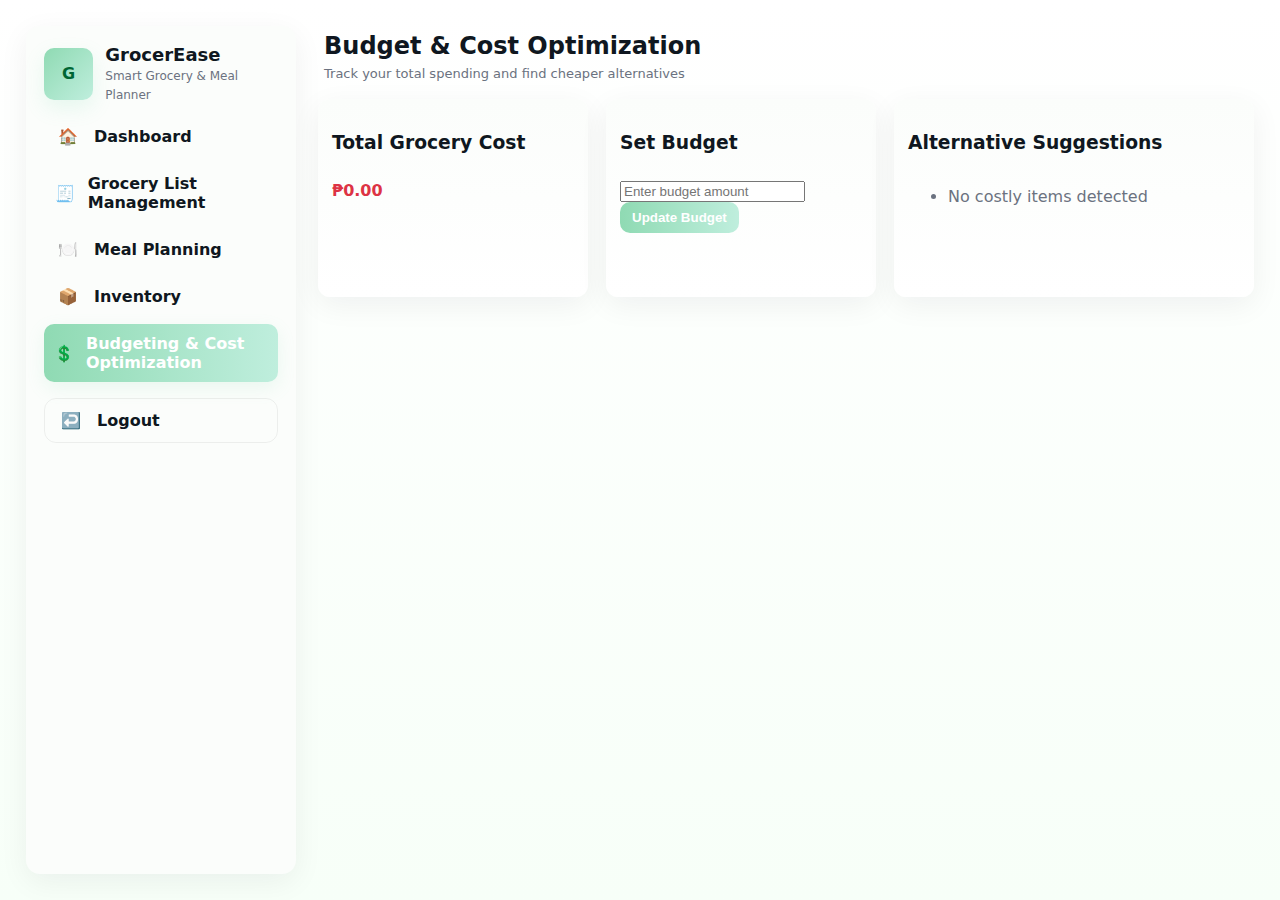
<file: budget.html>
<!doctype html>
<html lang="en">
<head>
  <meta charset="utf-8" />
  <meta name="viewport" content="width=device-width,initial-scale=1" />
  <title>GrocerEase — Budget Optimization</title>
  <link rel="stylesheet" href="style.css" />
</head>
<body>
  <div class="app">
    <!-- SIDEBAR -->
    <aside class="sidebar">
      <div class="brand">
        <div class="logo">G</div>
        <div class="brand-text">
          <h1>GrocerEase</h1>
          <small>Smart Grocery & Meal Planner</small>
        </div>
      </div>

      <nav class="nav">
        <a href="dashboard.html" class="nav-item">
          <span class="icon">🏠</span><span>Dashboard</span>
        </a>
        <a href="#" class="nav-item">
          <span class="icon">🧾</span><span>Grocery List Management</span>
        </a>
        <a href="#" class="nav-item">
          <span class="icon">🍽️</span><span>Meal Planning</span>
        </a>
        <a href="#" class="nav-item">
          <span class="icon">📦</span><span>Inventory</span>
        </a>
        <a href="budget.html" class="nav-item active">
          <span class="icon">💲</span><span>Budgeting & Cost Optimization</span>
        </a>

        <div class="spacer"></div>
        <a href="#" class="nav-item logout"><span class="icon">↩️</span><span>Logout</span></a>
      </nav>
    </aside>

    <!-- MAIN -->
    <main class="main">
      <header class="topbar">
        <div>
          <h2>Budget & Cost Optimization</h2>
          <p class="subtitle">Track your total spending and find cheaper alternatives</p>
        </div>
        <!-- Demo User removed -->
      </header>

      <section class="cards">
        <div class="card">
          <div class="card-head">
            <h3>Total Grocery Cost</h3>
          </div>
          <div class="card-body">
            <strong id="totalCost" class="price">₱0.00</strong>
          </div>
        </div>

        <div class="card">
          <div class="card-head">
            <h3>Set Budget</h3>
          </div>
          <div class="card-body">
            <input type="number" id="budgetInput" placeholder="Enter budget amount" class="budget-input"/>
            <button id="updateBudget" class="btn">Update Budget</button>
            <p id="budgetStatus" class="muted"></p>
          </div>
        </div>

        <div class="card">
          <div class="card-head">
            <h3>Alternative Suggestions</h3>
          </div>
          <div class="card-body">
            <ul id="altList" class="top-list"><li class="muted-row">No costly items detected</li></ul>
          </div>
        </div>
      </section>
    </main>
  </div>

  <script src="script.js"></script>
</body>
</html>
</file>
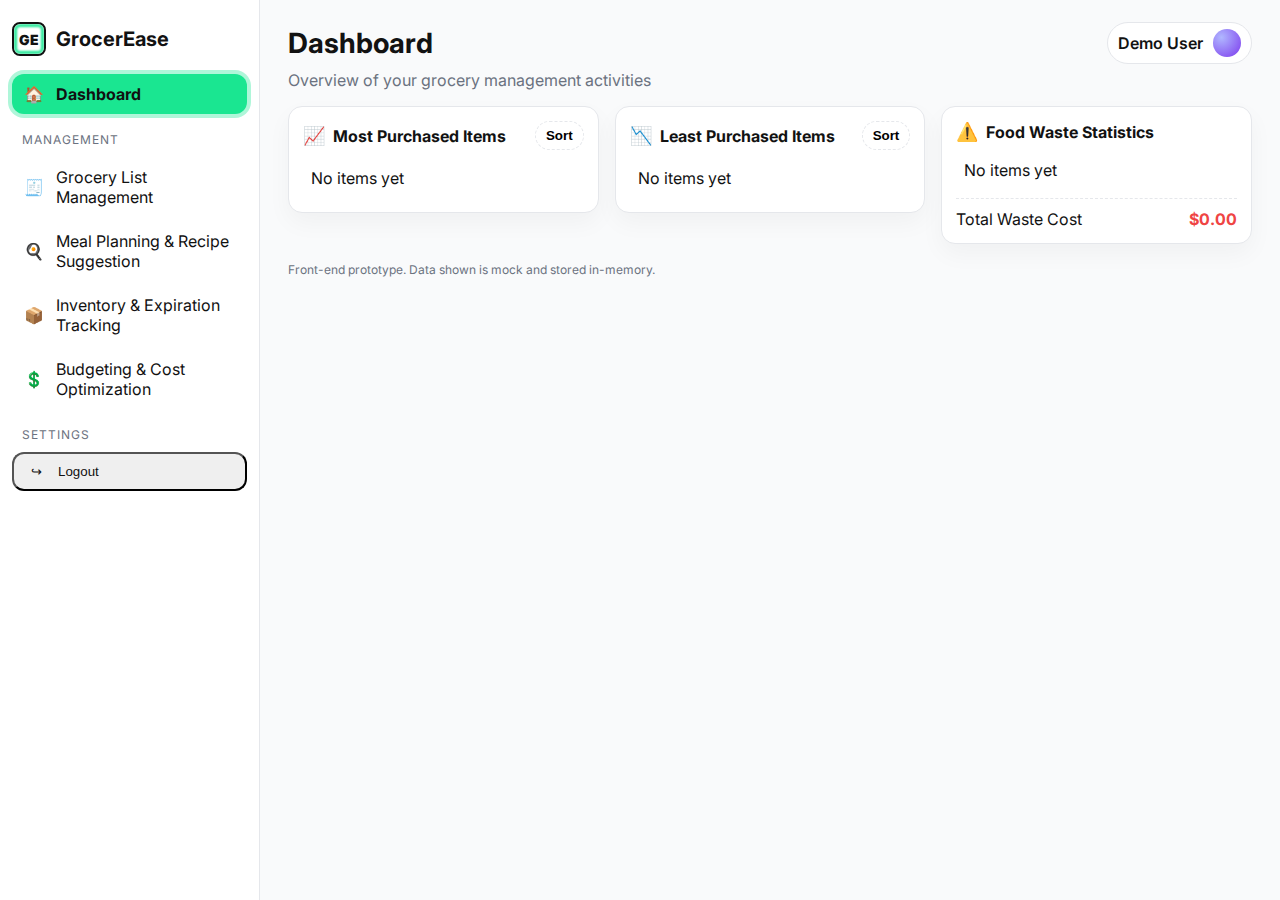
<file: dashboard.html>
<!doctype html>
<html lang="en">
<head>
  <meta charset="utf-8">
  <meta name="viewport" content="width=device-width, initial-scale=1">
  <title>GrocerEase • Dashboard</title>
  <link rel="preconnect" href="https://fonts.googleapis.com">
  <link rel="preconnect" href="https://fonts.gstatic.com" crossorigin>
  <link href="https://fonts.googleapis.com/css2?family=Inter:wght@400;600;700;800;900&display=swap" rel="stylesheet">
  <link rel="stylesheet" href="./dashboard.css">
</head>
<body>
  <div class="app-shell">
    <!-- Sidebar -->
    <aside class="sidebar">
      <div class="brand">
        <div class="logo">
          <span class="logo-mark"><b>GE</b></span>
          <span>GrocerEase</span>
        </div>
      </div>
      <nav class="menu" aria-label="Main">
        <a class="menu-item active" href="#" data-route="dashboard">
          <span class="icon">🏠</span>
          <span>Dashboard</span>
        </a>
        <div class="menu-section">Management</div>
        <a class="menu-item" href="./grocery.html" data-route="grocery-list">
          <span class="icon">🧾</span>
          <span>Grocery List Management</span>
        </a>
        <a class="menu-item" href="#" data-route="meal-planning">
          <span class="icon">🍳</span>
          <span>Meal Planning & Recipe Suggestion</span>
        </a>
        <a class="menu-item" href="#" data-route="inventory">
          <span class="icon">📦</span>
          <span>Inventory & Expiration Tracking</span>
        </a>
        <a class="menu-item" href="#" data-route="budgeting">
          <span class="icon">💲</span>
          <span>Budgeting & Cost Optimization</span>
        </a>
        <div class="menu-section">Settings</div>
        <button id="logoutBtn" class="menu-item" type="button">
          <span class="icon">↪</span>
          <span>Logout</span>
        </button>
      </nav>
    </aside>

    <!-- Main -->
    <main class="main">
      <header class="topbar">
        <h1>Dashboard</h1>
        <div class="user-chip" title="Demo user">
          <span class="name">Demo User</span>
          <span class="avatar" aria-hidden="true"></span>
        </div>
      </header>
      <p class="lede">Overview of your grocery management activities</p>

      <section class="cards">
        <article class="card" aria-labelledby="most-items-title">
          <header class="card-head">
            <div class="title-wrap">
              <span class="emoji">📈</span>
              <h2 id="most-items-title">Most Purchased Items</h2>
            </div>
            <button class="chip" data-action="sort-most">Sort</button>
          </header>
          <ul id="mostList" class="kv-list" aria-live="polite"></ul>
        </article>

        <article class="card" aria-labelledby="least-items-title">
          <header class="card-head">
            <div class="title-wrap">
              <span class="emoji">📉</span>
              <h2 id="least-items-title">Least Purchased Items</h2>
            </div>
            <button class="chip" data-action="sort-least">Sort</button>
          </header>
          <ul id="leastList" class="kv-list" aria-live="polite"></ul>
        </article>

        <article class="card" aria-labelledby="waste-title">
          <header class="card-head">
            <div class="title-wrap">
              <span class="emoji warn">⚠️</span>
              <h2 id="waste-title">Food Waste Statistics</h2>
            </div>
          </header>
          <ul id="wasteList" class="kv-list waste" aria-live="polite"></ul>
          <div class="total"><span>Total Waste Cost</span><b id="wasteTotal">$0.00</b></div>
        </article>
      </section>

      <footer class="footnote">Front-end prototype. Data shown is mock and stored in-memory.</footer>
    </main>
  </div>

  <!-- Logout Modal -->
  <div id="logoutModal" class="modal" role="dialog" aria-modal="true" aria-labelledby="logoutTitle" aria-hidden="true">
    <div class="modal-backdrop" data-close></div>
    <div class="modal-dialog">
      <div class="modal-icon">!</div>
      <h2 id="logoutTitle">Are you sure you want to log out?</h2>
      <div class="modal-actions">
        <button id="logoutCancel" class="btn btn-ghost" type="button">Cancel</button>
        <button id="logoutConfirm" class="btn btn-danger" type="button">Logout</button>
      </div>
    </div>
  </div>

  <script src="./dashboard.js"></script>
</body>
</html>
</file>
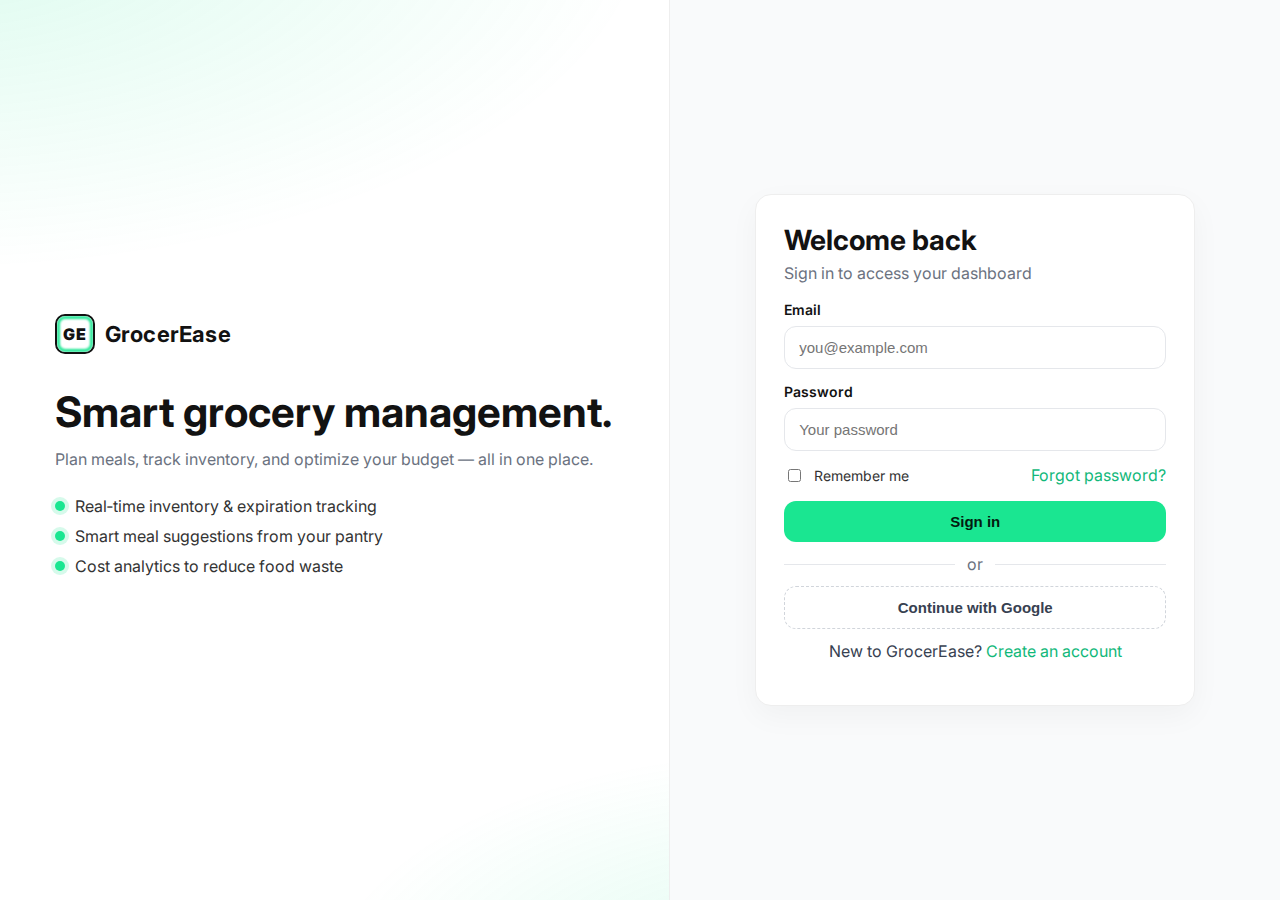
<file: login.html>
<!doctype html>
<html lang="en">
<head>
  <meta charset="utf-8">
  <meta name="viewport" content="width=device-width, initial-scale=1">
  <title>GrocerEase • Sign in</title>
  <link rel="preconnect" href="https://fonts.googleapis.com">
  <link rel="preconnect" href="https://fonts.gstatic.com" crossorigin>
  <link href="https://fonts.googleapis.com/css2?family=Inter:wght@400;600;700;800;900&display=swap" rel="stylesheet">
  <link rel="stylesheet" href="./logreg.css">
</head>
<body>
  <div class="auth-shell">
    <!-- Brand / Marketing side -->
    <aside class="brand-panel">
      <div class="brand-inner">
        <div class="logo">
          <span class="logo-mark"><b>GE</b></span>
          <span>GrocerEase</span>
        </div>
        <h2 class="brand-title">Smart grocery management.</h2>
        <p class="brand-sub">Plan meals, track inventory, and optimize your budget — all in one place.</p>
        <ul class="brand-list">
          <li><span class="dot"></span> Real‑time inventory & expiration tracking</li>
          <li><span class="dot"></span> Smart meal suggestions from your pantry</li>
          <li><span class="dot"></span> Cost analytics to reduce food waste</li>
        </ul>
      </div>
    </aside>

    <!-- Form side -->
    <main class="form-panel">
      <section class="form-card" role="form" aria-labelledby="signin-title">
        <header class="form-header">
          <h1 id="signin-title">Welcome back</h1>
          <p>Sign in to access your dashboard</p>
        </header>

        <form id="loginForm" novalidate>
          <div class="input">
            <label for="email">Email</label>
            <input id="email" name="email" type="email" placeholder="you@example.com" autocomplete="email" required>
            <div id="emailErr" class="error">Please enter a valid email.</div>
          </div>

          <div class="input">
            <label for="password">Password</label>
            <input id="password" name="password" type="password" placeholder="Your password" autocomplete="current-password" required minlength="6">
            <div id="passErr" class="error">Password must be at least 6 characters.</div>
          </div>

          <div class="actions">
            <label class="checkbox">
              <input type="checkbox" id="remember"> Remember me
            </label>
            <a href="#">Forgot password?</a>
          </div>

          <button class="btn btn-primary" type="submit">Sign in</button>
          <div class="divider">or</div>
          <button class="btn btn-ghost" type="button" onclick="alert('Social login wiring pending')">Continue with Google</button>
        </form>

        <p class="meta">New to GrocerEase? <a href="./register.html">Create an account</a></p>
      </section>
    </main>
  </div>

  <script>
    const form = document.getElementById('loginForm');
    const email = document.getElementById('email');
    const emailErr = document.getElementById('emailErr');
    const password = document.getElementById('password');
    const passErr = document.getElementById('passErr');

    function validEmail(v){ return /[^\s@]+@[^\s@]+\.[^\s@]+/.test(v); }

    form.addEventListener('submit', (e) => {
      e.preventDefault();
      let ok = true;

      if (!validEmail(email.value)) { emailErr.style.display = 'block'; ok = false; } else { emailErr.style.display = 'none'; }
      if (password.value.length < 6) { passErr.style.display = 'block'; ok = false; } else { passErr.style.display = 'none'; }

      if (ok) {
        // Placeholder: replace with real auth call
        alert('Signed in! Hook up to your backend to continue.');
        // window.location.href = 'dashboard.html';
      }
    });
  </script>
</body>
</html>
</file>
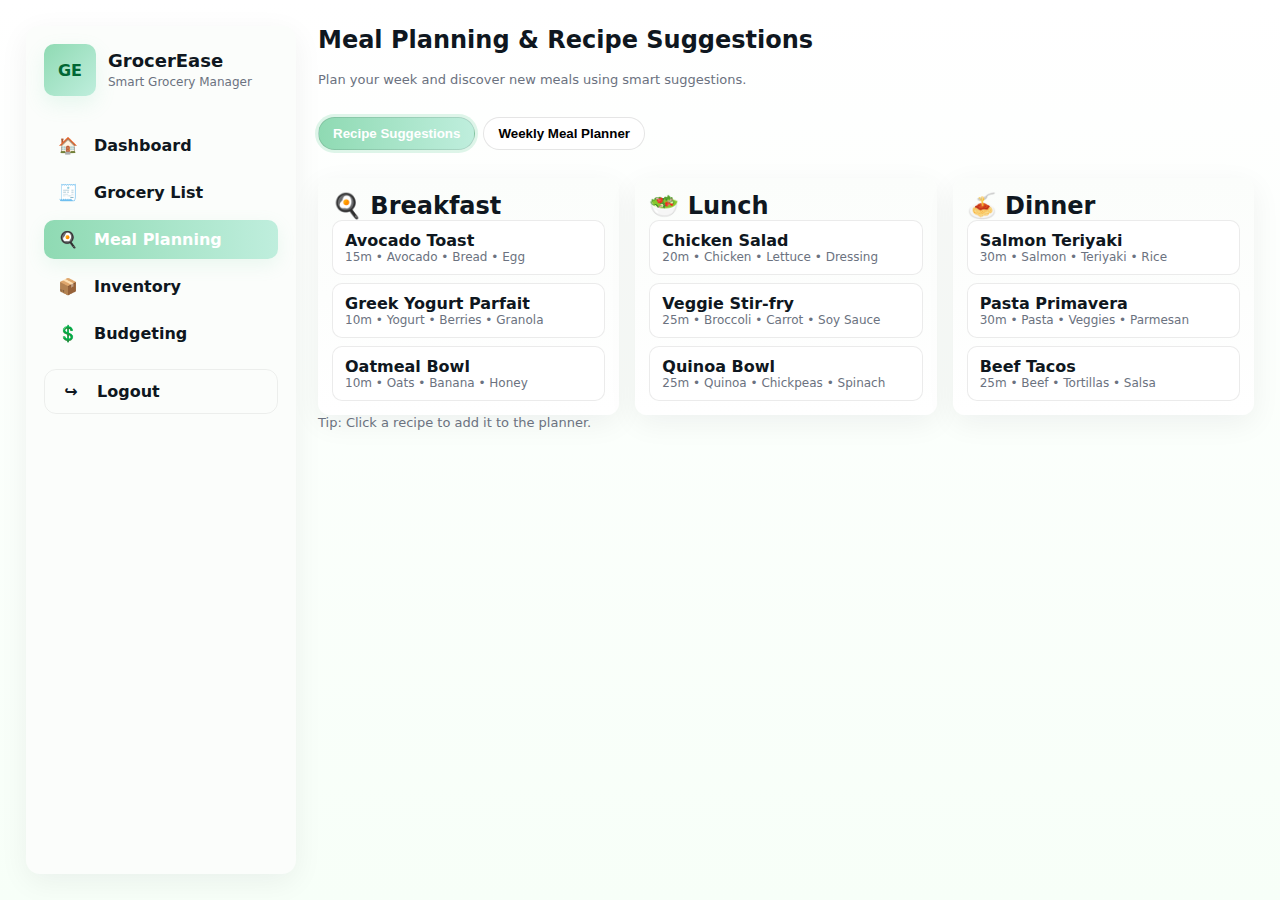
<file: meal.html>
<!doctype html>
<html lang="en">
<head>
  <meta charset="utf-8" />
  <meta name="viewport" content="width=device-width, initial-scale=1" />
  <title>Meal Planning & Recipe Suggestions</title>

  <style>
    :root {
      --bg: #ffffff;
      --soft: #f3fff7;
      --brand: #bfeedd;
      --brand-600: #8fdab3;
      --ink: #0f1720;
      --muted: #6b7280;
      --card: #fbfdfb;
      --radius: 14px;
      --shadow: 0 8px 30px rgba(16,24,40,0.06);
      font-family: Inter, system-ui, "Segoe UI", Roboto;
      color: var(--ink);
    }

    * { box-sizing: border-box; margin: 0; padding: 0; }

    html, body {
      height: 100%;
      background: linear-gradient(180deg, var(--bg), #f7fff8);
    }

    .app {
      display: grid;
      grid-template-columns: 270px 1fr;
      gap: 22px;
      padding: 26px;
      height: 100vh;
      align-items: start;
    }

    /* Sidebar */
    .sidebar {
      background: var(--card);
      border-radius: var(--radius);
      padding: 18px;
      box-shadow: var(--shadow);
      height: calc(100vh - 52px);
      position: sticky;
      top: 26px;
      display: flex;
      flex-direction: column;
    }

    .brand {
      display: flex;
      gap: 12px;
      align-items: center;
      margin-bottom: 20px;
    }

    .logo {
      width: 52px;
      height: 52px;
      border-radius: 10px;
      background: linear-gradient(135deg, var(--brand-600), var(--brand));
      display: flex;
      align-items: center;
      justify-content: center;
      font-weight: 700;
      color: #063;
      box-shadow: 0 8px 20px rgba(127,215,173,0.16);
    }

    .brand-text h1 { margin: 0; font-size: 18px; }
    .brand-text small { color: var(--muted); font-size: 12px; }

    .nav {
      display: flex;
      flex-direction: column;
      gap: 8px;
      margin-top: 10px;
    }

    .nav-item {
      display: flex;
      align-items: center;
      gap: 12px;
      padding: 10px;
      border-radius: 10px;
      color: var(--ink);
      text-decoration: none;
      font-weight: 600;
      transition: all 0.18s ease;
    }

    .nav-item:hover { background: var(--soft); }

    .nav-item.active {
      background: linear-gradient(90deg, var(--brand-600), var(--brand));
      color: white;
      box-shadow: 0 6px 18px rgba(127,215,173,0.14);
    }

    .nav-item .icon { width: 28px; text-align: center; }
    .spacer { flex: 1; }
    .logout { border: 1px solid rgba(0,0,0,0.06); padding: 12px; border-radius: 12px; }

    /* Main */
    .main {
      display: flex;
      flex-direction: column;
      gap: 18px;
      height: 100%;
    }

    .topbar {
      display: flex;
      justify-content: space-between;
      align-items: center;
    }

    .topbar h2 { margin: 0; }

    .subtitle { color: var(--muted); font-size: 13px; margin-bottom: 12px; }

    .user { display: flex; align-items: center; gap: 12px; }
    .avatar {
      width: 40px;
      height: 40px;
      border-radius: 20px;
      background: linear-gradient(90deg, #d1d6ff, #c9f6df);
      display: flex;
      align-items: center;
      justify-content: center;
      font-weight: 700;
    }

    /* Tabs */
    .tabs {
      display: flex;
      gap: 8px;
      align-items: center;
      margin-bottom: 10px;
    }

    .tab {
      border: 1px solid rgba(0, 0, 0, 0.1);
      background: #fff;
      border-radius: 999px;
      padding: 8px 14px;
      font-weight: 700;
      cursor: pointer;
    }

    .tab.active {
      background: linear-gradient(90deg, var(--brand-600), var(--brand));
      color: white;
      box-shadow: 0 0 0 3px rgba(127,215,173,0.25);
    }

    /* Cards & Planner */
    .cards.three {
      display: grid;
      grid-template-columns: repeat(3, minmax(220px, 1fr));
      gap: 16px;
    }

    .card {
      background: linear-gradient(180deg, var(--card), #ffffff);
      border-radius: 12px;
      padding: 14px;
      box-shadow: var(--shadow);
    }

    .sug-list { list-style: none; padding: 0; margin: 0; display: grid; gap: 8px; }

    .sug-item {
      border: 1px solid rgba(0,0,0,0.08);
      border-radius: 10px;
      padding: 10px 12px;
      background: #fff;
      cursor: pointer;
    }

    .sug-item:hover { border-color: var(--brand-600); transform: translateY(-2px); transition: all 0.15s ease; }

    .sug-item .title { font-weight: 700; }
    .sug-item .meta { color: var(--muted); font-size: 12px; }

    .planner-grid { display: grid; grid-template-columns: repeat(3, minmax(280px, 1fr)); gap: 16px; }
    .day-card {
      background: var(--card);
      border-radius: 12px;
      padding: 12px;
      box-shadow: var(--shadow);
      display: flex;
      flex-direction: column;
    }
    .day-head {
      display: flex;
      justify-content: space-between;
      align-items: center;
      font-weight: 800;
      margin-bottom: 8px;
    }
    .add-day-btn {
      border: none;
      background: linear-gradient(90deg, var(--brand-600), var(--brand));
      color: #000;
      border-radius: 50%;
      width: 34px;
      height: 34px;
      font-size: 20px;
      font-weight: bold;
      cursor: pointer;
    }

    .meal {
      border: 1px dashed rgba(0, 0, 0, 0.1);
      border-radius: 12px;
      padding: 10px;
      margin-bottom: 8px;
    }

    .meal h3 { margin: 0 0 6px; font-size: 14px; }
    .meal-list { list-style: none; padding: 0; margin: 0; display: grid; gap: 6px; }
    .meal-item {
      display: flex;
      align-items: center;
      justify-content: space-between;
      border: 1px solid rgba(0, 0, 0, 0.05);
      border-radius: 10px;
      padding: 8px 10px;
      background: #fff;
    }
    .meal-item .name { font-weight: 600; cursor: pointer; }
    .icon-btn { border: 1px solid rgba(0, 0, 0, 0.06); background: #fff; border-radius: 8px; padding: 6px; cursor: pointer; }

    /* Modal */
    .modal {
      display: none;
      position: fixed;
      inset: 0;
      align-items: center;
      justify-content: center;
      z-index: 100;
    }

    .modal.show { display: flex; }
    .modal-backdrop { position: absolute; inset: 0; background: rgba(0, 0, 0, 0.5); }
    .modal-dialog {
      position: relative;
      background: #fff;
      width: 520px;
      max-width: 90%;
      border-radius: 14px;
      overflow: hidden;
      box-shadow: 0 8px 24px rgba(0, 0, 0, 0.2);
      z-index: 1;
    }
    .modal-header {
      background: linear-gradient(90deg, var(--brand-600), var(--brand));
      color: #000;
      padding: 16px 20px;
      font-weight: 800;
      font-size: 18px;
    }
    .modal-body {
      padding: 20px;
      display: flex;
      flex-direction: column;
      gap: 12px;
    }
    .modal-body label { font-weight: 600; font-size: 14px; display: flex; flex-direction: column; gap: 6px; }
    .modal-body input, .modal-body select {
      padding: 10px 12px;
      border-radius: 10px;
      border: 1px solid rgba(0, 0, 0, 0.1);
      font-size: 14px;
    }
    .modal-actions {
      display: flex;
      justify-content: flex-end;
      gap: 10px;
      padding: 16px 20px;
      border-top: 1px solid rgba(0, 0, 0, 0.05);
    }
    .btn { background: linear-gradient(90deg, var(--brand-600), var(--brand)); color: #fff; border: none; padding: 8px 12px; border-radius: 10px; cursor: pointer; font-weight: 600; }
    .btn.ghost { background: transparent; border: 1px solid rgba(0, 0, 0, 0.06); color: var(--ink); }
  </style>
</head>

<body>
  <div class="app">
    <!-- Sidebar -->
    <aside class="sidebar">
      <div class="brand">
        <div class="logo">GE</div>
        <div class="brand-text">
          <h1>GrocerEase</h1>
          <small>Smart Grocery Manager</small>
        </div>
      </div>

      <nav class="nav">
        <a href="dashboard.php" class="nav-item"><span class="icon">🏠</span> Dashboard</a>
        <a href="items.php" class="nav-item"><span class="icon">🧾</span> Grocery List</a>
        <a href="#" class="nav-item active"><span class="icon">🍳</span> Meal Planning</a>
        <a href="inventory.html" class="nav-item"><span class="icon">📦</span> Inventory</a>
        <a href="budget.php" class="nav-item"><span class="icon">💲</span> Budgeting</a>
        <div class="spacer"></div>
        <a href="#" class="nav-item logout"><span class="icon">↪</span> Logout</a>
      </nav>
    </aside>

    <!-- Main -->
    <main class="main">
      <div class="topbar">
        <h2>Meal Planning & Recipe Suggestions</h2>
      </div>
      <p class="subtitle">Plan your week and discover new meals using smart suggestions.</p>

      <div class="tabs">
        <button class="tab active" data-tab="suggestions">Recipe Suggestions</button>
        <button class="tab" data-tab="planner">Weekly Meal Planner</button>
      </div>

      <section id="suggestionsView">
        <div class="cards three">
          <article class="card"><h2>🍳 Breakfast</h2><ul id="sugBreakfast" class="sug-list"></ul></article>
          <article class="card"><h2>🥗 Lunch</h2><ul id="sugLunch" class="sug-list"></ul></article>
          <article class="card"><h2>🍝 Dinner</h2><ul id="sugDinner" class="sug-list"></ul></article>
        </div>
        <p class="subtitle">Tip: Click a recipe to add it to the planner.</p>
      </section>

      <section id="plannerView" hidden>
        <div id="plannerGrid" class="planner-grid"></div>
      </section>
    </main>
  </div>

  <!-- JavaScript -->
  <script>
    const MP_LS_KEY='ge_meal_planner_v1';
    const DAYS=['Monday','Tuesday','Wednesday','Thursday','Friday','Saturday','Sunday'];
    const MEALS=['Breakfast','Lunch','Dinner'];
    const $=(s,r=document)=>r.querySelector(s);
    const $$=(s,r=document)=>Array.from(r.querySelectorAll(s));

    const RECIPES={
      Breakfast:[{name:'Avocado Toast',meta:'15m • Avocado • Bread • Egg'},{name:'Greek Yogurt Parfait',meta:'10m • Yogurt • Berries • Granola'},{name:'Oatmeal Bowl',meta:'10m • Oats • Banana • Honey'}],
      Lunch:[{name:'Chicken Salad',meta:'20m • Chicken • Lettuce • Dressing'},{name:'Veggie Stir-fry',meta:'25m • Broccoli • Carrot • Soy Sauce'},{name:'Quinoa Bowl',meta:'25m • Quinoa • Chickpeas • Spinach'}],
      Dinner:[{name:'Salmon Teriyaki',meta:'30m • Salmon • Teriyaki • Rice'},{name:'Pasta Primavera',meta:'30m • Pasta • Veggies • Parmesan'},{name:'Beef Tacos',meta:'25m • Beef • Tortillas • Salsa'}]
    };

    function readPlanner(){try{const d=JSON.parse(localStorage.getItem(MP_LS_KEY))||{};for(const day of DAYS){d[day]??={};for(const m of MEALS)d[day][m]??=[];}return d;}catch{return Object.fromEntries(DAYS.map(d=>[d,{Breakfast:[],Lunch:[],Dinner:[]}]))}}
    function writePlanner(p){localStorage.setItem(MP_LS_KEY,JSON.stringify(p));}

    function renderSuggestions(){
      const map={Breakfast:$('#sugBreakfast'),Lunch:$('#sugLunch'),Dinner:$('#sugDinner')};
      for(const meal in RECIPES){
        map[meal].innerHTML='';
        RECIPES[meal].forEach(r=>{
          const li=document.createElement('li');li.className='sug-item';
          li.innerHTML=`<div class="title">${r.name}</div><div class="meta">${r.meta}</div>`;
          li.onclick=()=>openAddMealModal(null,r.name,meal,true);
          map[meal].appendChild(li);
        });
      }
    }

    function renderPlanner(){
      const grid=$('#plannerGrid');grid.innerHTML='';
      const p=readPlanner();
      DAYS.forEach(day=>{
        const card=document.createElement('article');card.className='day-card';
        card.innerHTML=`<div class="day-head"><span>${day}</span><button class="add-day-btn" title="Add meal">+</button></div>`;
        MEALS.forEach(meal=>{
          const sec=document.createElement('section');sec.className='meal';
          sec.innerHTML=`<h3>${meal}</h3><ul class="meal-list"></ul>`;
          const ul=$('.meal-list',sec);
          (p[day][meal]||[]).forEach((n,i)=>ul.appendChild(makeMealItem(day,meal,n,i)));
          card.appendChild(sec);
        });
        $('.add-day-btn',card).onclick=()=>openAddMealModal(day);
        grid.appendChild(card);
      });
    }

    function makeMealItem(day,meal,name,i){
      const li=document.createElement('li');li.className='meal-item';
      li.innerHTML=`<span class="name">${name}</span><span class="actions"><button class="icon-btn">🗑️</button></span>`;
      const nameEl=$('.name',li);
      nameEl.onclick=()=>{
        const input=document.createElement('input');input.value=name;nameEl.replaceWith(input);input.focus();
        input.onblur=()=>save(input.value);input.onkeydown=e=>{if(e.key==='Enter')save(input.value);};
        function save(v){const p=readPlanner();p[day][meal][i]=v.trim()||name;writePlanner(p);renderPlanner();}
      };
      $('.icon-btn',li).onclick=()=>{const p=readPlanner();p[day][meal].splice(i,1);writePlanner(p);renderPlanner();};
      return li;
    }

    function openAddMealModal(day,preName='',preType='Breakfast',fromSuggestion=false){
      const today=new Date().toLocaleDateString('en-US',{weekday:'long'});
      const m=document.createElement('div');m.className='modal show';
      m.innerHTML=`
        <div class="modal-backdrop" data-close></div>
        <div class="modal-dialog">
          <div class="modal-header">${fromSuggestion?'Add to Planner':day?`Add Meal for ${day}`:'Add to Planner'}</div>
          <div class="modal-body">
            <label>Day<select id="mealDay">${DAYS.map(d=>`<option ${d===today?'selected':''}>${d}</option>`).join('')}</select></label>
            ${!fromSuggestion?`<label>Meal Type<select id="mealType">${MEALS.map(x=>`<option ${x===preType?'selected':''}>${x}</option>`).join('')}</select></label>`:''}
            <label>Meal Name<input id="mealName" value="${preName}" placeholder="e.g. Chicken Curry"/></label>
          </div>
          <div class="modal-actions">
            <button class="btn ghost" data-close>Cancel</button>
            <button id="addConfirm" class="btn">Add</button>
          </div>
        </div>`;
      document.body.appendChild(m);
      const close=()=>m.remove();
      m.querySelectorAll('[data-close]').forEach(b=>b.onclick=close);
      m.querySelector('.modal-backdrop').onclick=close;
      $('#addConfirm',m).onclick=()=>{
        const d=$('#mealDay',m).value;
        const type=fromSuggestion?preType:$('#mealType',m).value;
        const name=$('#mealName',m).value.trim();
        if(!name)return;
        const p=readPlanner();
        p[d][type].push(name);
        writePlanner(p);
        close();
        renderPlanner();
        switchTab('planner');
      };
    }

    function switchTab(which){
      const sug=which==='suggestions';
      $('#suggestionsView').hidden=!sug;$('#plannerView').hidden=sug;
      $$('.tab').forEach(t=>t.classList.remove('active'));
      $(`.tab[data-tab="${which}"]`).classList.add('active');
      if(!sug)renderPlanner();
    }

    document.addEventListener('DOMContentLoaded',()=>{renderSuggestions();renderPlanner();$$('.tab').forEach(t=>t.onclick=()=>switchTab(t.dataset.tab));});
  </script>
</body>
</html>
</file>
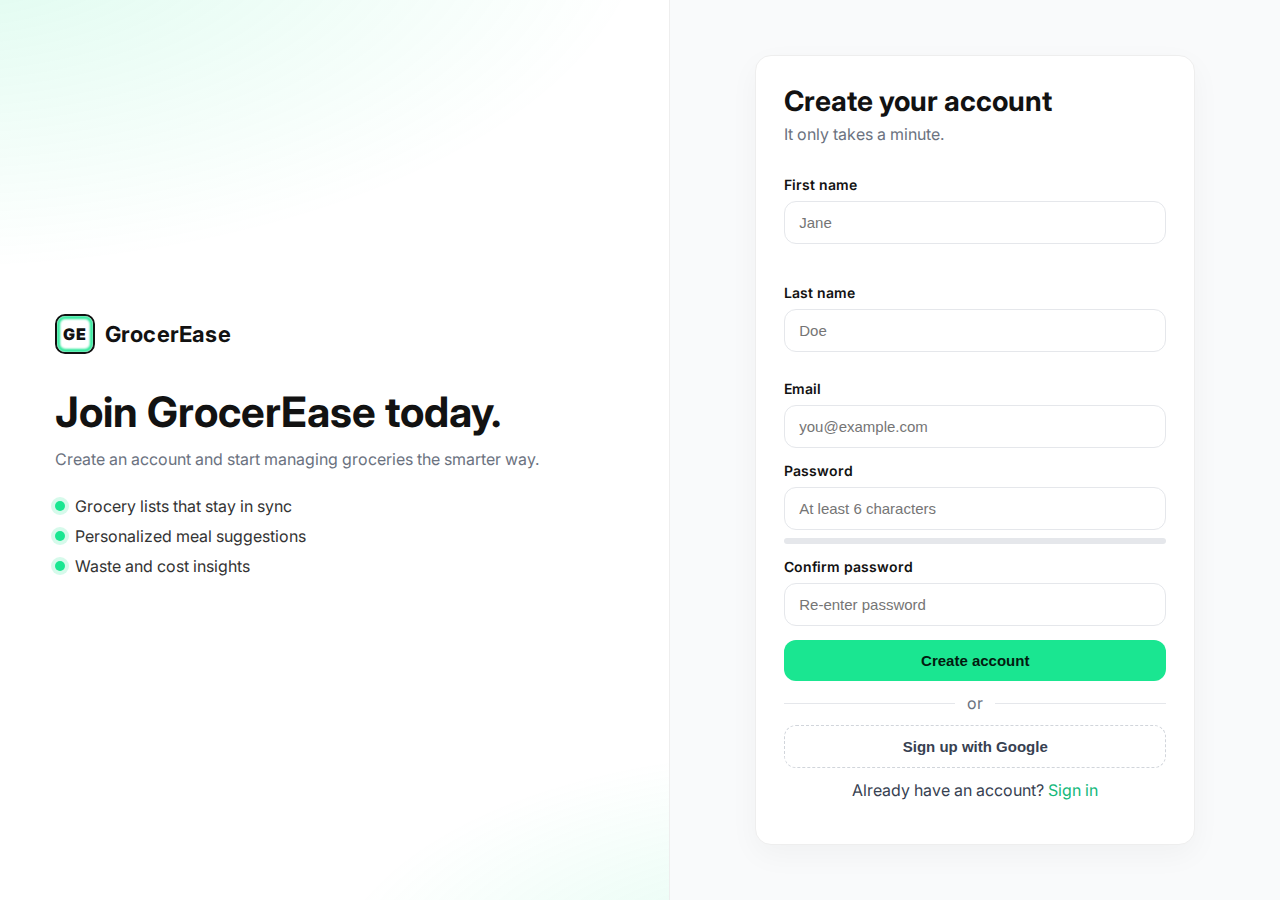
<file: register.html>
<!doctype html>
<html lang="en">
<head>
  <meta charset="utf-8">
  <meta name="viewport" content="width=device-width, initial-scale=1">
  <title>GrocerEase • Create account</title>
  <link rel="preconnect" href="https://fonts.googleapis.com">
  <link rel="preconnect" href="https://fonts.gstatic.com" crossorigin>
  <link href="https://fonts.googleapis.com/css2?family=Inter:wght@400;600;700;800;900&display=swap" rel="stylesheet">
  <link rel="stylesheet" href="./logreg.css">
</head>
<body>
  <div class="auth-shell">
    <!-- Brand / Marketing side -->
    <aside class="brand-panel">
      <div class="brand-inner">
        <div class="logo">
          <span class="logo-mark"><b>GE</b></span>
          <span>GrocerEase</span>
        </div>
        <h2 class="brand-title">Join GrocerEase today.</h2>
        <p class="brand-sub">Create an account and start managing groceries the smarter way.</p>
        <ul class="brand-list">
          <li><span class="dot"></span> Grocery lists that stay in sync</li>
          <li><span class="dot"></span> Personalized meal suggestions</li>
          <li><span class="dot"></span> Waste and cost insights</li>
        </ul>
      </div>
    </aside>

    <!-- Form side -->
    <main class="form-panel">
      <section class="form-card" role="form" aria-labelledby="register-title">
        <header class="form-header">
          <h1 id="register-title">Create your account</h1>
          <p>It only takes a minute.</p>
        </header>

        <form id="registerForm" novalidate>
          <div class="row">
            <div class="input">
              <label for="firstName">First name</label>
              <input id="firstName" name="firstName" type="text" placeholder="Jane" autocomplete="given-name" required>
            </div>
            <div class="input">
              <label for="lastName">Last name</label>
              <input id="lastName" name="lastName" type="text" placeholder="Doe" autocomplete="family-name" required>
            </div>
          </div>

          <div class="input">
            <label for="regEmail">Email</label>
            <input id="regEmail" name="email" type="email" placeholder="you@example.com" autocomplete="email" required>
            <div id="regEmailErr" class="error">Please enter a valid email.</div>
          </div>

          <div class="input">
            <label for="regPassword">Password</label>
            <input id="regPassword" name="password" type="password" placeholder="At least 6 characters" autocomplete="new-password" required minlength="6">
            <div class="strength" aria-hidden="true"><i id="strengthBar"></i></div>
            <div id="regPassErr" class="error">Password must be at least 6 characters.</div>
          </div>

          <div class="input">
            <label for="confirmPassword">Confirm password</label>
            <input id="confirmPassword" type="password" placeholder="Re-enter password" autocomplete="new-password" required>
            <div id="confirmErr" class="error">Passwords do not match.</div>
          </div>


          <button class="btn btn-primary" type="submit">Create account</button>
          <div class="divider">or</div>
          <button class="btn btn-ghost" type="button" onclick="alert('Social sign-up wiring pending')">Sign up with Google</button>
        </form>

        <p class="meta">Already have an account? <a href="./login.html">Sign in</a></p>
      </section>
    </main>
  </div>

  <script>
    const regForm = document.getElementById('registerForm');
    const firstName = document.getElementById('firstName');
    const lastName = document.getElementById('lastName');
    const regEmail = document.getElementById('regEmail');
    const regEmailErr = document.getElementById('regEmailErr');
    const regPassword = document.getElementById('regPassword');
    const strengthBar = document.getElementById('strengthBar');
    const regPassErr = document.getElementById('regPassErr');
    const confirmPassword = document.getElementById('confirmPassword');
    const confirmErr = document.getElementById('confirmErr');

    function validEmail(v){ return /[^\s@]+@[^\s@]+\.[^\s@]+/.test(v); }

    function updateStrength(p) {
      let score = 0;
      if (p.length >= 6) score += 30;
      if (/[A-Z]/.test(p)) score += 20;
      if (/[0-9]/.test(p)) score += 20;
      if (/[^A-Za-z0-9]/.test(p)) score += 30;
      strengthBar.style.width = Math.min(score, 100) + '%';
      strengthBar.style.background = score > 70 ? '#16a34a' : (score > 40 ? '#f59e0b' : '#ef4444');
    }

    regPassword.addEventListener('input', (e) => updateStrength(e.target.value));

    regForm.addEventListener('submit', (e) => {
      e.preventDefault();
      let ok = true;

      if (!firstName.value.trim() || !lastName.value.trim()) ok = false;

      if (!validEmail(regEmail.value)) { regEmailErr.style.display = 'block'; ok = false; } else { regEmailErr.style.display = 'none'; }

      if (regPassword.value.length < 6) { regPassErr.style.display = 'block'; ok = false; } else { regPassErr.style.display = 'none'; }

      if (confirmPassword.value !== regPassword.value) { confirmErr.style.display = 'block'; ok = false; } else { confirmErr.style.display = 'none'; }


      if (ok) {
        // Placeholder: replace with real API call
        const payload = {
          firstName: firstName.value.trim(),
          lastName: lastName.value.trim(),
          email: regEmail.value.trim(),
          password: regPassword.value
        };
        console.log('Register payload', payload);
        alert('Account created! Wire this to your backend to complete.');
        // window.location.href = 'login.html';
      }
    });
  </script>
</body>
</html>
</file>
<file: style.css>
:root{
  --bg: #ffffff;
  --soft: #f3fff7;
  --brand: #bfeedd;
  --brand-600: #8fdab3;
  --ink: #0f1720;
  --muted: #6b7280;
  --card: #fbfdfb;
  --radius: 14px;
  --shadow: 0 8px 30px rgba(16,24,40,0.06);
  font-family: Inter, system-ui, "Segoe UI", Roboto;
  color: var(--ink);
}

*{box-sizing:border-box}
html,body{height:100%;margin:0;background:linear-gradient(180deg,var(--bg),#f7fff8);}
.app{
  display:grid;
  grid-template-columns:270px 1fr;
  gap:22px;
  padding:26px;
  height:100vh;
  align-items:start;
}

/* Sidebar */
.sidebar{
  background:var(--card);
  border-radius:var(--radius);
  padding:18px;
  box-shadow:var(--shadow);
  height:calc(100vh - 52px);
  position:sticky;
  top:26px;
  display:flex;
  flex-direction:column;
}
.brand{display:flex;gap:12px;align-items:center}
.logo{
  width:52px;height:52px;border-radius:10px;
  background:linear-gradient(135deg,var(--brand-600),var(--brand));
  display:flex;align-items:center;justify-content:center;font-weight:700;color:#063;
  box-shadow:0 8px 20px rgba(127,215,173,0.16)
}
.brand-text h1{margin:0;font-size:18px}
.brand-text small{color:var(--muted);font-size:12px}

/* Nav */
.nav{display:flex;flex-direction:column;margin-top:14px;gap:8px}
.nav-item{
  display:flex;align-items:center;gap:12px;padding:10px;border-radius:10px;
  color:var(--ink);text-decoration:none;font-weight:600;transition:all .18s ease;
}
.nav-item .icon{width:28px;text-align:center}
.nav-item:hover{background:var(--soft)}
.nav-item.active{background:linear-gradient(90deg,var(--brand-600),var(--brand));color:white;box-shadow:0 6px 18px rgba(127,215,173,0.14)}
.spacer{flex:1}
.logout{border:1px solid rgba(0,0,0,0.06);padding:12px;border-radius:12px}

/* Main */
.main{display:flex;flex-direction:column;gap:18px;height:100%}
.topbar{display:flex;justify-content:space-between;align-items:center;padding:6px 6px 0 6px}
.topbar h2{margin:0}
.subtitle{margin:6px 0 0 0;color:var(--muted);font-size:13px}

/* User */
.user{display:flex;align-items:center;gap:12px}
.avatar{width:40px;height:40px;border-radius:20px;background:linear-gradient(90deg,#d1d6ff,#c9f6df);display:flex;align-items:center;justify-content:center;font-weight:700}

/* Cards */
.cards{display:grid;grid-template-columns:1fr 1fr 360px;gap:18px}
.card{background:linear-gradient(180deg,var(--card),#ffffff);border-radius:12px;padding:14px;box-shadow:var(--shadow)}
.card-head{display:flex;justify-content:space-between;align-items:center;margin-bottom:10px}
.card-body{min-height:96px}
.placeholder{color:var(--muted);padding:18px}
.waste-row{display:flex;justify-content:space-between;margin-top:18px}
.price{color:#d34}

/* Panels */
.content{display:grid;grid-template-columns:2fr 320px;gap:18px;margin-top:8px}
.panel{background:var(--card);border-radius:12px;padding:12px;box-shadow:var(--shadow)}
.panel-head{display:flex;justify-content:space-between;align-items:center;margin-bottom:8px}
.panel-actions button{margin-left:8px}
.small-panel{padding:12px;height:fit-content}

/* Table */
.table{width:100%;border-collapse:collapse}
.table thead th{text-align:left;padding:8px;color:var(--muted);font-weight:700}
.table tbody td{padding:10px;border-top:1px solid rgba(15,23,32,0.03)}
.muted-row{color:var(--muted)}

/* Buttons */
.btn{background:linear-gradient(90deg,var(--brand-600),var(--brand));color:#fff;border:none;padding:8px 12px;border-radius:10px;cursor:pointer;font-weight:600}
.btn.ghost{background:transparent;border:1px solid rgba(0,0,0,0.06);color:var(--ink)}
.btn-small{background:transparent;border:0;padding:6px 10px;border-radius:10px;cursor:pointer}

/* Budget Section */
.budget-section.hidden{display:none;}
.budget-row{display:flex;align-items:center;gap:10px;margin-bottom:12px;}
.budget-row input{padding:6px 10px;border-radius:8px;border:1px solid rgba(0,0,0,0.1);}
.budget-summary p{margin:6px 0;font-size:15px;}

/* Responsive */
@media (max-width: 980px){
  .app{grid-template-columns:1fr; padding:12px}
  .sidebar{position:relative;height:auto;display:flex;flex-direction:row;align-items:center;gap:12px;padding:10px}
  .nav{flex-direction:row;overflow:auto;width:100%;gap:6px}
  .cards{grid-template-columns:1fr;grid-auto-rows:min-content}
  .content{grid-template-columns:1fr}
  .card-waste{order:3}
}
</file>
<file: dashboard.css>
:root {
  --brand: #1ae691; 
  --brand-600: #12b87a;
  --bg: #f9fafb;
  --ink: #121212;
  --muted: #6b7280;
  --ring: rgba(26, 230, 145, 0.35);
  --card: #ffffff;
  --error: #ef4444;
  --success: #16a34a;
  --line: #e5e7eb;
}

* { box-sizing: border-box; }
html, body { height: 100%; }
body {
  margin: 0;
  font-family: "Inter", system-ui, -apple-system, Segoe UI, Roboto, Helvetica, Arial;
  color: var(--ink);
  background: var(--bg);
}

.app-shell {
  min-height: 100vh;
  display: grid;
  grid-template-columns: 260px 1fr;
}

/* Sidebar */
.sidebar {
  background: #fff;
  border-right: 1px solid var(--line);
  padding: 22px 12px;
  display: flex; flex-direction: column;
  gap: 18px;
}
.logo {
  display: flex; align-items: center; gap: 10px; font-weight: 700; font-size: 20px;
}
.logo-mark { width: 34px; height: 34px; border-radius: 8px; border: 2px solid #111; display: grid; place-items: center; position: relative; overflow: hidden; }
.logo-mark::after { content: ""; position: absolute; inset: 0; border-radius: 6px; border: 3px solid var(--brand); filter: blur(1px); }
.logo-mark b { font-size: 14px; letter-spacing: 0.5px; }

.menu { display: flex; flex-direction: column; gap: 4px; }
.menu-section { color: var(--muted); text-transform: uppercase; font-size: 12px; padding: 14px 10px 6px; letter-spacing: 0.08em; }
.menu-item {
  display: flex; align-items: center; gap: 12px;
  padding: 10px 12px; border-radius: 12px; color: #111; text-decoration: none;
}
.menu-item:hover { background: #f3f4f6; }
.menu-item.active { background: var(--brand); box-shadow: 0 0 0 4px var(--ring); }
.menu-item.active span { font-weight: 700; }
.icon { width: 20px; text-align: center; }

/* Main */
.main { padding: 22px 28px; }
.topbar { display: flex; align-items: center; justify-content: space-between; }
.topbar h1 { margin: 0; font-size: 28px; }
.lede { color: var(--muted); margin: 6px 0 16px; }
.user-chip { display: flex; align-items: center; gap: 10px; padding: 6px 10px; border: 1px solid var(--line); border-radius: 999px; background: #fff; }
.user-chip .avatar { width: 28px; height: 28px; border-radius: 50%; background: radial-gradient(circle at 30% 30%, #b0b7ff, #7c3aed); }
.user-chip .name { font-weight: 600; }

.cards { display: grid; grid-template-columns: repeat(3, minmax(260px, 1fr)); gap: 16px; align-items: start; }
.card { background: var(--card); border: 1px solid var(--line); border-radius: 14px; padding: 14px; box-shadow: 0 10px 24px rgba(0,0,0,.04); }
.card-head { display: flex; align-items: center; justify-content: space-between; margin-bottom: 8px; }
.card h2 { font-size: 16px; margin: 0; }
.title-wrap { display: flex; align-items: center; gap: 8px; }
.emoji { font-size: 18px; }
.emoji.warn { filter: saturate(1) hue-rotate(-10deg); }

.kv-list { list-style: none; padding: 0; margin: 0; }
.kv-list li { display: flex; align-items: center; justify-content: space-between; padding: 10px 8px; border-radius: 10px; }
.kv-list li:hover { background: #f9fafb; }
.kv-list .key { color: #111; }
.kv-list .val { color: #6b7280; font-weight: 600; }
.kv-list.waste .val { color: #ef4444; }

.total { display: flex; align-items: center; justify-content: space-between; padding-top: 10px; margin-top: 8px; border-top: 1px dashed var(--line); }
.total b { color: #ef4444; }

.chip { border: 1px dashed var(--line); background: #fff; border-radius: 999px; padding: 6px 10px; font-weight: 600; cursor: pointer; }
.chip:hover { border-color: #cbd5e1; }

.footnote { color: var(--muted); margin-top: 18px; font-size: 12px; }

/* Modal */
.modal { position: fixed; inset: 0; display: none; align-items: center; justify-content: center; z-index: 50; }
.modal.show { display: flex; }
.modal-backdrop { position: absolute; inset: 0; background: rgba(0,0,0,.35); }
.modal-dialog { position: relative; background: #fff; width: min(520px, 92vw); border-radius: 16px; border: 1px solid var(--line); box-shadow: 0 20px 60px rgba(0,0,0,.18); padding: 24px; text-align: center; }
.modal-icon { width: 70px; height: 70px; border-radius: 999px; border: 2px solid #bdbdbd; display: grid; place-items: center; margin: 8px auto 12px; font-weight: 800; font-size: 26px; color: #111; }
.modal h2 { margin: 8px 0 18px; font-size: 22px; }
.modal-actions { display: flex; gap: 10px; justify-content: flex-end; }
.btn { display: inline-flex; align-items: center; justify-content: center; gap: 8px; padding: 10px 16px; border-radius: 12px; font-weight: 700; cursor: pointer; border: 1px solid var(--line); background: #fff; }
.btn-ghost { background: #f3f4f6; }
.btn-danger { background: #ef4444; border-color: #ef4444; color: #fff; }

/* Responsive */
@media (max-width: 1100px) {
  .app-shell { grid-template-columns: 80px 1fr; }
  .menu-item span:nth-child(2) { display: none; }
  .menu-section { display: none; }
}
@media (max-width: 840px) {
  .cards { grid-template-columns: 1fr; }
}
</file>
<file: logreg.css>
:root {
  --brand: #1ae691; 
  --brand-600: #12b87a;
  --bg: #f9fafb;
  --ink: #121212;
  --muted: #6b7280;
  --ring: rgba(26, 230, 145, 0.35);
  --card: #ffffff;
  --error: #ef4444;
  --success: #16a34a;
}

* { box-sizing: border-box; }
html, body {
  height: 100%;
}
body {
  margin: 0;
  font-family: "Inter", system-ui, -apple-system, Segoe UI, Roboto, Helvetica, Arial, "Apple Color Emoji", "Segoe UI Emoji";
  color: var(--ink);
  background: var(--bg);
}

a { color: var(--brand-600); text-decoration: none; }
a:hover { text-decoration: underline; }

/* Layout */
.auth-shell {
  min-height: 100vh;
  display: grid;
  grid-template-columns: 1.1fr 1fr;
}

.brand-panel {
  background: radial-gradient(1200px 600px at -10% -10%, rgba(26,230,145,0.16), transparent 60%),
              radial-gradient(800px 400px at 120% 110%, rgba(26,230,145,0.14), transparent 60%),
              #fff;
  border-right: 1px solid #eee;
  display: flex;
  align-items: center;
  justify-content: center;
  padding: 56px 32px;
}
.brand-inner {
  width: 100%;
  max-width: 560px;
}
.logo {
  display: flex;
  align-items: center;
  gap: 10px;
  font-weight: 700;
  font-size: 22px;
  letter-spacing: 0.2px;
  margin-bottom: 32px;
}
.logo-mark {
  width: 40px; height: 40px; border-radius: 10px;
  border: 2px solid #111;
  display: grid; place-items: center;
  position: relative; overflow: hidden; background: #fff;
}
.logo-mark::after {
  content: "";
  position: absolute; inset: 0; border-radius: 8px; border: 3px solid var(--brand);
  filter: blur(1px);
}
.logo-mark b { font-weight: 900; font-size: 16px; letter-spacing: 0.5px; }
.brand-title { font-size: 42px; margin: 0 0 10px; }
.brand-sub { color: var(--muted); margin: 0 0 24px; line-height: 1.6; }
.brand-list { padding: 0; margin: 18px 0 0; list-style: none; }
.brand-list li { display: flex; align-items: center; gap: 10px; margin: 10px 0; color: #333; }
.brand-list .dot { width: 10px; height: 10px; border-radius: 50%; background: var(--brand); box-shadow: 0 0 0 4px rgba(26,230,145,0.18); }

/* Form side */
.form-panel { display: grid; place-items: center; padding: 40px 24px; }
.form-card {
  background: var(--card);
  width: 100%;
  max-width: 440px;
  border-radius: 16px;
  border: 1px solid #eee;
  box-shadow: 0 10px 30px rgba(0,0,0,0.04);
  padding: 28px;
}
.form-header { margin-bottom: 18px; }
.form-header h1 { margin: 0 0 6px; font-size: 28px; }
.form-header p { margin: 0; color: var(--muted); }

.input {
  display: flex; flex-direction: column; gap: 8px; margin: 14px 0;
}
.input label { font-weight: 600; font-size: 14px; }
.input input {
  padding: 12px 14px;
  border-radius: 12px;
  border: 1px solid #e5e7eb;
  outline: none;
  background: #fff;
  font-size: 15px;
  transition: box-shadow .2s, border-color .2s;
  width: 100%;
}
.input input:focus {
  border-color: var(--brand-600);
  box-shadow: 0 0 0 5px var(--ring);
}

.row { display: flex; gap: 12px; flex-wrap: wrap; align-items: flex-start; }
.row > * { flex: 1 1 220px; min-width: 0; }

.actions { display: flex; align-items: center; justify-content: space-between; margin: 10px 0 16px; }
.checkbox { display: flex; align-items: center; gap: 10px; color: #333; font-size: 14px; }

.btn {
  display: inline-flex; align-items: center; justify-content: center;
  gap: 8px; width: 100%;
  border: none; cursor: pointer; font-weight: 700;
  padding: 12px 16px; border-radius: 12px; font-size: 15px;
}
.btn-primary { background: var(--brand); color: #031b10; }
.btn-primary:hover { filter: saturate(1.1) brightness(0.98); }
.btn-ghost { background: transparent; border: 1px dashed #d1d5db; color: #374151; }

.divider { display: flex; align-items: center; gap: 12px; color: var(--muted); margin: 12px 0; }
.divider::before, .divider::after { content: ""; height: 1px; background: #e5e7eb; flex: 1; }

.meta { text-align: center; margin-top: 12px; color: #374151; }
.error { color: var(--error); font-size: 13px; margin-top: 4px; display: none; }

/* Password strength */
.strength { height: 6px; border-radius: 999px; background: #e5e7eb; overflow: hidden; }
.strength > i { display: block; height: 100%; width: 0%; background: var(--error); transition: width .25s, background .25s; }

/* Responsive */
@media (max-width: 980px) {
  .auth-shell { grid-template-columns: 1fr; }
  .brand-panel { display: none; }
}

@media (max-width: 520px) {
  .row > * { flex: 1 1 100%; }
}
</file>
